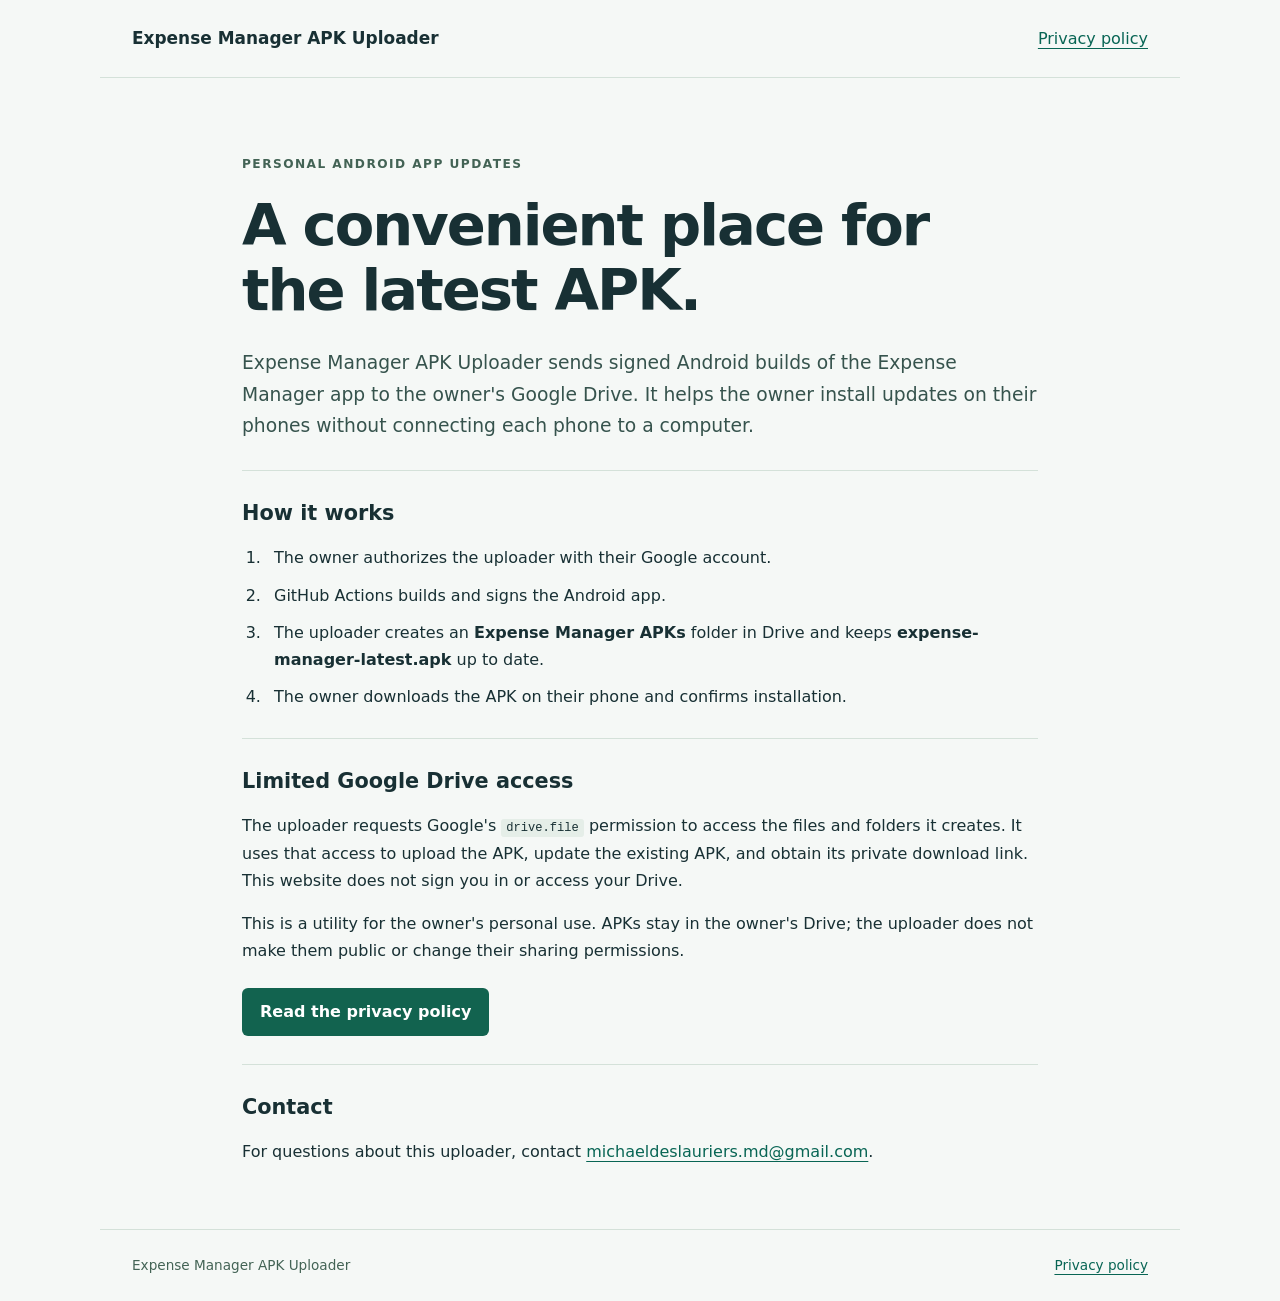
<file: index.html>
<!doctype html>
<html lang="en">
<head>
  <meta charset="utf-8">
  <meta name="viewport" content="width=device-width, initial-scale=1">
  <meta name="description" content="Expense Manager APK Uploader delivers Android app updates to a personal Google Drive.">
  <title>Expense Manager APK Uploader</title>
  <link rel="stylesheet" href="styles.css">
</head>
<body>
  <header><a class="brand" href="./">Expense Manager APK Uploader</a><nav aria-label="Main"><a href="privacy.html">Privacy policy</a></nav></header>
  <main>
    <p class="eyebrow">Personal Android app updates</p>
    <h1>A convenient place for the latest APK.</h1>
    <p class="intro">Expense Manager APK Uploader sends signed Android builds of the Expense Manager app to the owner's Google Drive. It helps the owner install updates on their phones without connecting each phone to a computer.</p>
    <section aria-labelledby="how"><h2 id="how">How it works</h2>
      <ol><li>The owner authorizes the uploader with their Google account.</li><li>GitHub Actions builds and signs the Android app.</li><li>The uploader creates an <strong>Expense Manager APKs</strong> folder in Drive and keeps <strong>expense-manager-latest.apk</strong> up to date.</li><li>The owner downloads the APK on their phone and confirms installation.</li></ol>
    </section>
    <section aria-labelledby="access"><h2 id="access">Limited Google Drive access</h2>
      <p>The uploader requests Google's <code>drive.file</code> permission to access the files and folders it creates. It uses that access to upload the APK, update the existing APK, and obtain its private download link. This website does not sign you in or access your Drive.</p>
      <p>This is a utility for the owner's personal use. APKs stay in the owner's Drive; the uploader does not make them public or change their sharing permissions.</p>
      <a class="button" href="privacy.html">Read the privacy policy</a>
    </section>
    <section aria-labelledby="contact"><h2 id="contact">Contact</h2><p>For questions about this uploader, contact <a href="mailto:michaeldeslauriers.md@gmail.com">michaeldeslauriers.md@gmail.com</a>.</p></section>
  </main>
  <footer><span>Expense Manager APK Uploader</span><a href="privacy.html">Privacy policy</a></footer>
</body>
</html>
</file>
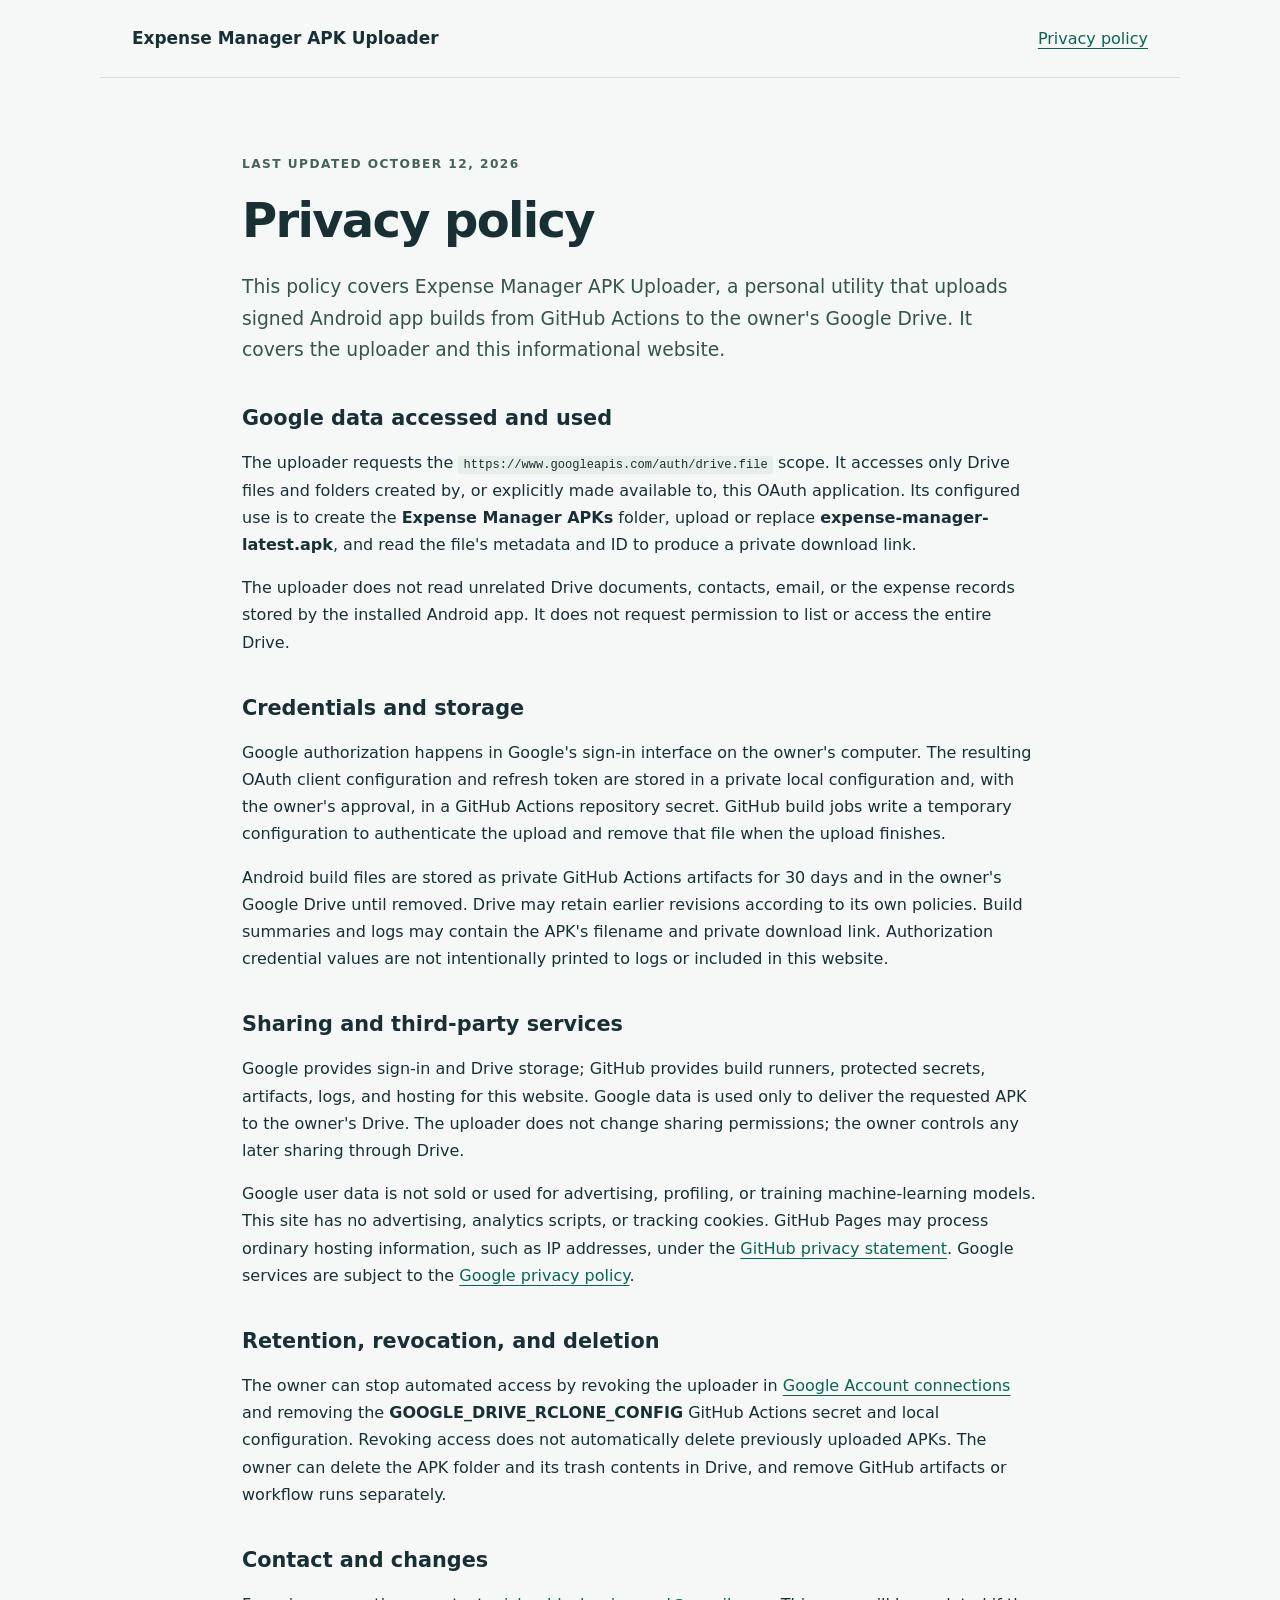
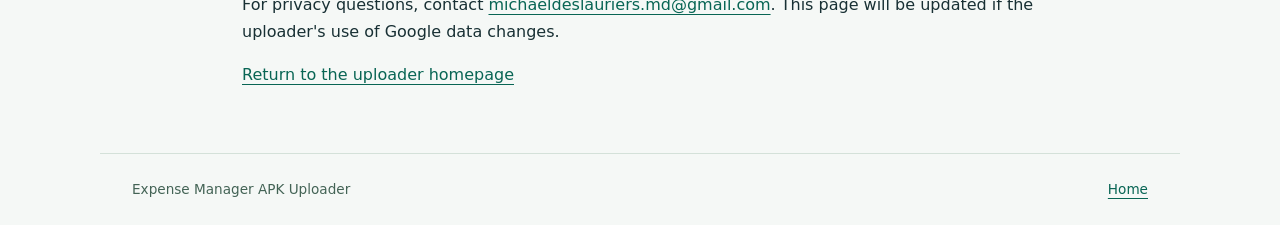
<file: privacy.html>
<!doctype html>
<html lang="en">
<head>
  <meta charset="utf-8">
  <meta name="viewport" content="width=device-width, initial-scale=1">
  <meta name="description" content="How Expense Manager APK Uploader uses Google Drive access and protects authorization credentials.">
  <title>Privacy policy | Expense Manager APK Uploader</title>
  <link rel="stylesheet" href="styles.css">
</head>
<body>
  <header><a class="brand" href="./">Expense Manager APK Uploader</a><nav aria-label="Main"><a href="privacy.html" aria-current="page">Privacy policy</a></nav></header>
  <main class="policy">
    <p class="eyebrow">Last updated October 12, 2026</p>
    <h1>Privacy policy</h1>
    <p class="intro">This policy covers Expense Manager APK Uploader, a personal utility that uploads signed Android app builds from GitHub Actions to the owner's Google Drive. It covers the uploader and this informational website.</p>
    <h2>Google data accessed and used</h2>
    <p>The uploader requests the <code>https://www.googleapis.com/auth/drive.file</code> scope. It accesses only Drive files and folders created by, or explicitly made available to, this OAuth application. Its configured use is to create the <strong>Expense Manager APKs</strong> folder, upload or replace <strong>expense-manager-latest.apk</strong>, and read the file's metadata and ID to produce a private download link.</p>
    <p>The uploader does not read unrelated Drive documents, contacts, email, or the expense records stored by the installed Android app. It does not request permission to list or access the entire Drive.</p>
    <h2>Credentials and storage</h2>
    <p>Google authorization happens in Google's sign-in interface on the owner's computer. The resulting OAuth client configuration and refresh token are stored in a private local configuration and, with the owner's approval, in a GitHub Actions repository secret. GitHub build jobs write a temporary configuration to authenticate the upload and remove that file when the upload finishes.</p>
    <p>Android build files are stored as private GitHub Actions artifacts for 30 days and in the owner's Google Drive until removed. Drive may retain earlier revisions according to its own policies. Build summaries and logs may contain the APK's filename and private download link. Authorization credential values are not intentionally printed to logs or included in this website.</p>
    <h2>Sharing and third-party services</h2>
    <p>Google provides sign-in and Drive storage; GitHub provides build runners, protected secrets, artifacts, logs, and hosting for this website. Google data is used only to deliver the requested APK to the owner's Drive. The uploader does not change sharing permissions; the owner controls any later sharing through Drive.</p>
    <p>Google user data is not sold or used for advertising, profiling, or training machine-learning models. This site has no advertising, analytics scripts, or tracking cookies. GitHub Pages may process ordinary hosting information, such as IP addresses, under the <a href="https://docs.github.com/en/site-policy/privacy-policies/github-general-privacy-statement">GitHub privacy statement</a>. Google services are subject to the <a href="https://policies.google.com/privacy">Google privacy policy</a>.</p>
    <h2>Retention, revocation, and deletion</h2>
    <p>The owner can stop automated access by revoking the uploader in <a href="https://myaccount.google.com/connections">Google Account connections</a> and removing the <strong>GOOGLE_DRIVE_RCLONE_CONFIG</strong> GitHub Actions secret and local configuration. Revoking access does not automatically delete previously uploaded APKs. The owner can delete the APK folder and its trash contents in Drive, and remove GitHub artifacts or workflow runs separately.</p>
    <h2>Contact and changes</h2>
    <p>For privacy questions, contact <a href="mailto:michaeldeslauriers.md@gmail.com">michaeldeslauriers.md@gmail.com</a>. This page will be updated if the uploader's use of Google data changes.</p>
    <p><a href="./">Return to the uploader homepage</a></p>
  </main>
  <footer><span>Expense Manager APK Uploader</span><a href="./">Home</a></footer>
</body>
</html>
</file>
<file: styles.css>
:root { color-scheme: light; font-family: system-ui, -apple-system, "Segoe UI", sans-serif; color: #183034; background: #f5f8f6; line-height: 1.7; }
* { box-sizing: border-box; }
body { margin: 0; }
header, footer { max-width: 1080px; margin: auto; padding: 24px 32px; display: flex; flex-wrap: wrap; align-items: center; justify-content: space-between; gap: 12px 24px; }
header { border-bottom: 1px solid #d4e1d9; }
a { color: #086554; text-underline-offset: 4px; overflow-wrap: anywhere; }
a:hover { color: #123c34; }
a:focus-visible { outline: 3px solid #ab7b16; outline-offset: 5px; }
.brand { color: #183034; font-size: 1.06rem; font-weight: 700; text-decoration: none; }
main { max-width: 860px; margin: auto; padding: 64px 32px 48px; }
.eyebrow { color: #436355; text-transform: uppercase; letter-spacing: .12em; font-size: .76rem; font-weight: 700; }
h1 { font-size: clamp(2.2rem, 5vw, 3.6rem); line-height: 1.13; letter-spacing: -.035em; font-weight: 700; margin: 18px 0 24px; max-width: 720px; }
.intro { font-size: 1.17rem; color: #36534d; }
section { padding-top: 28px; margin-top: 28px; border-top: 1px solid #d4e1d9; }
h2 { font-size: 1.3rem; line-height: 1.4; margin: 0 0 16px; }
ol { padding-left: 24px; }
li { padding-left: 8px; margin: 10px 0; }
code { font-size: .93em; background: #e5eee8; padding: 2px 5px; border-radius: 3px; overflow-wrap: anywhere; }
.button { display: inline-block; background: #12634f; color: white; border-radius: 6px; padding: 10px 18px; font-weight: 600; text-decoration: none; margin-top: 8px; }
.button:hover { background: #154938; color: white; }
.policy h1 { font-size: clamp(2.2rem, 5vw, 3rem); }
.policy h2 { margin-top: 38px; }
footer { border-top: 1px solid #d4e1d9; color: #436355; font-size: .85rem; }
@media (max-width: 600px) { header, footer { padding: 20px; } main { padding: 36px 20px; } }
</file>
